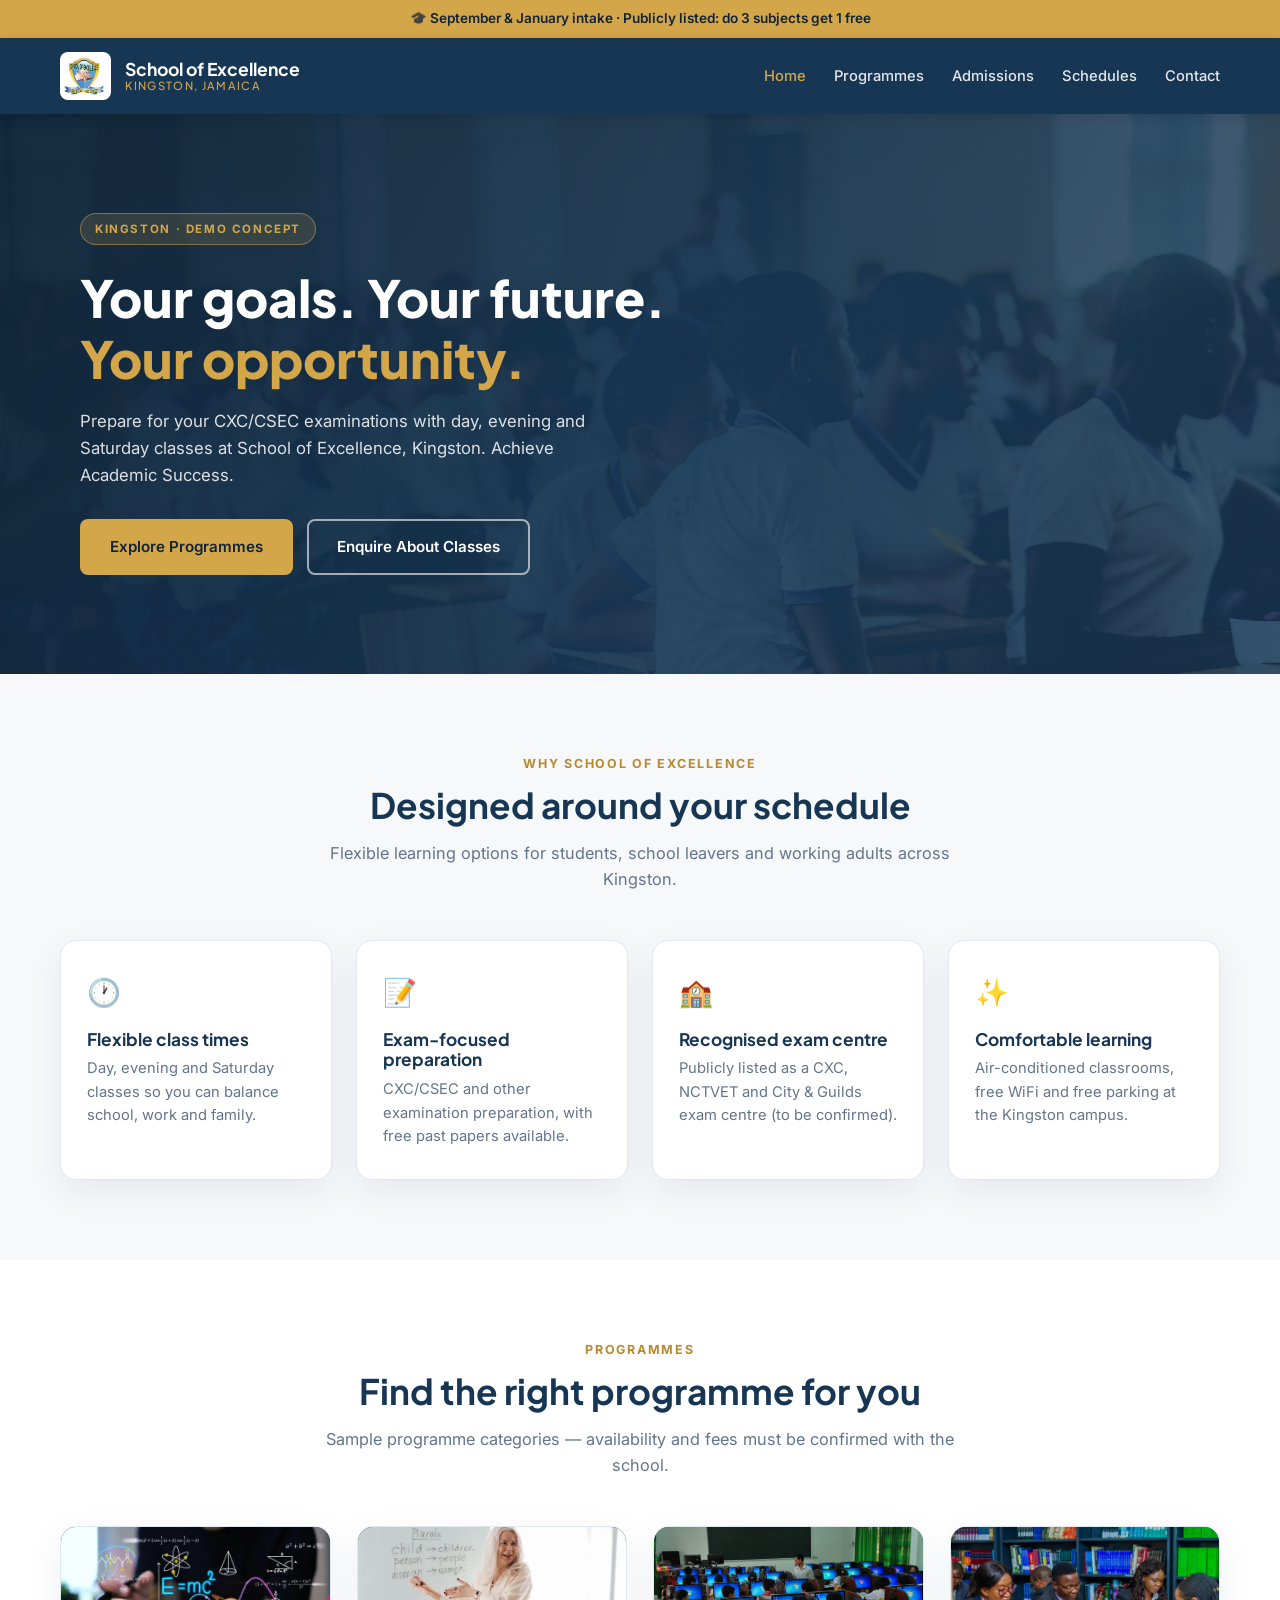
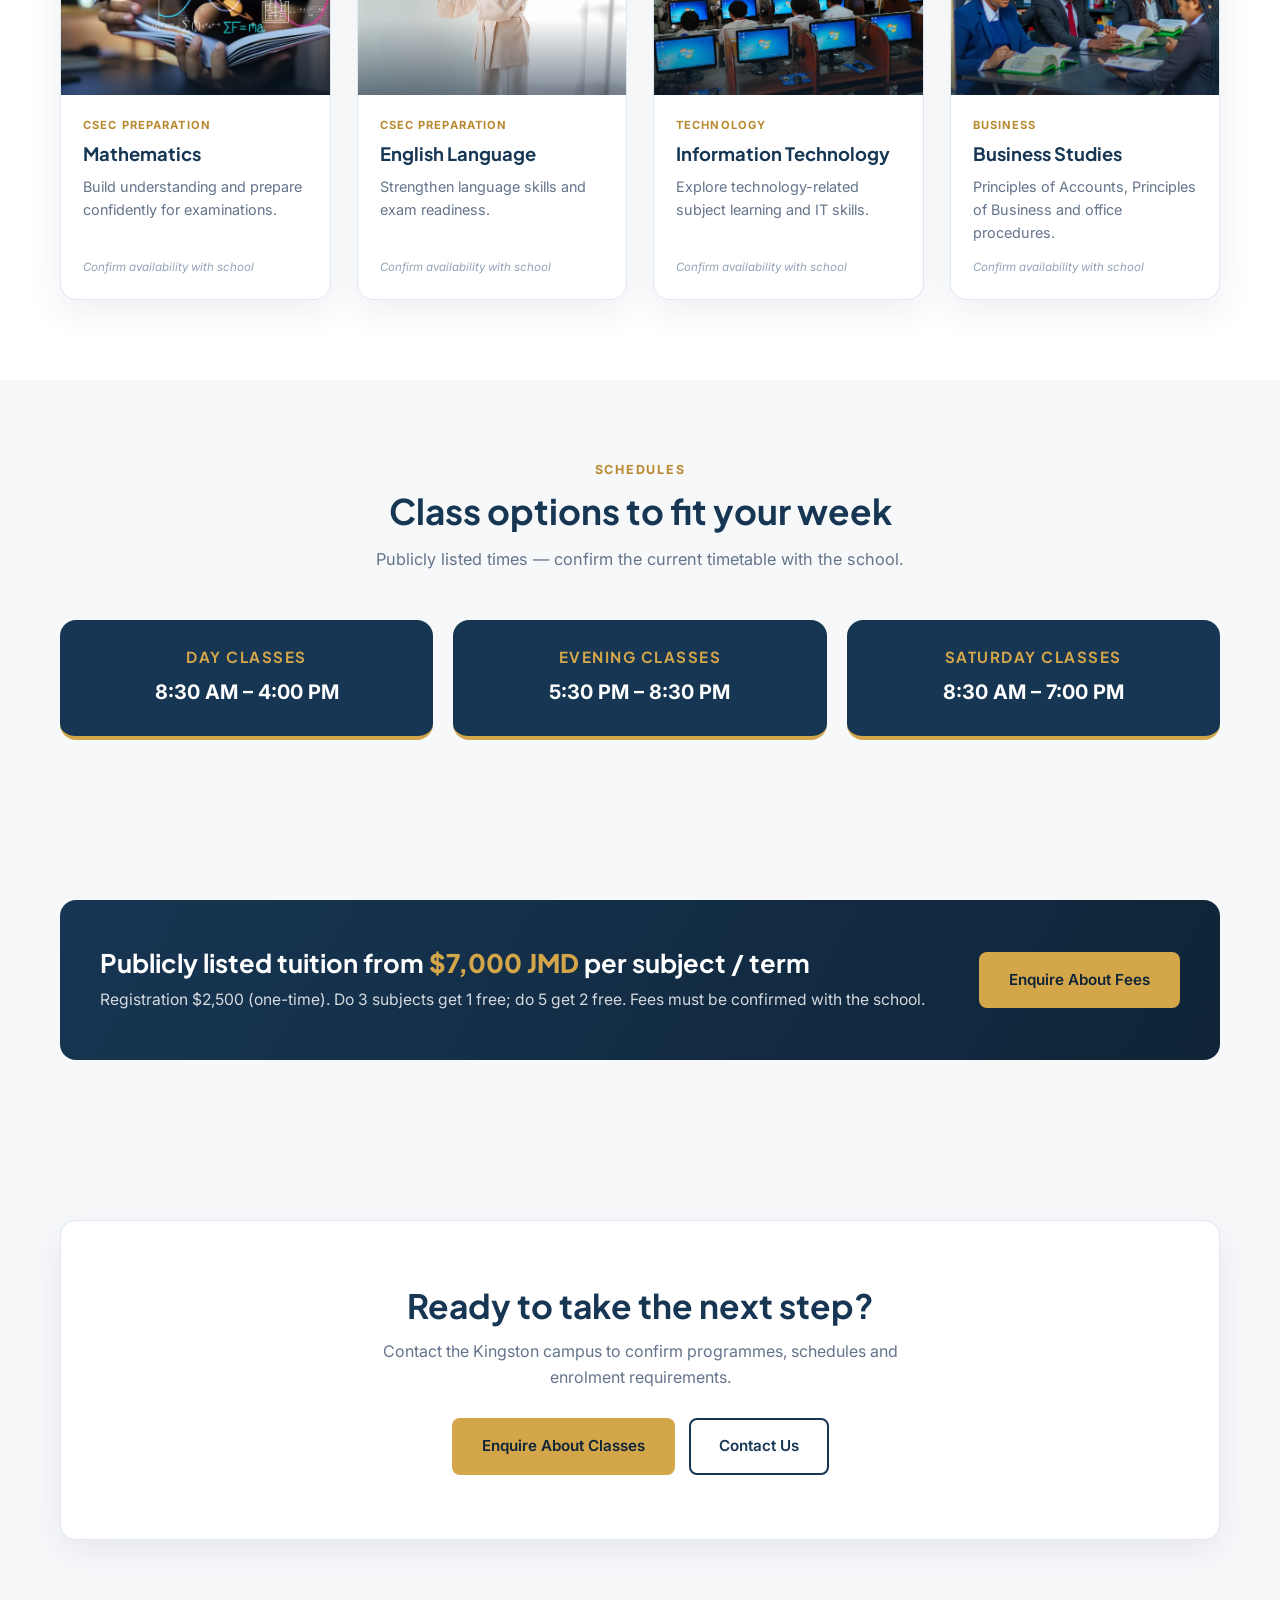
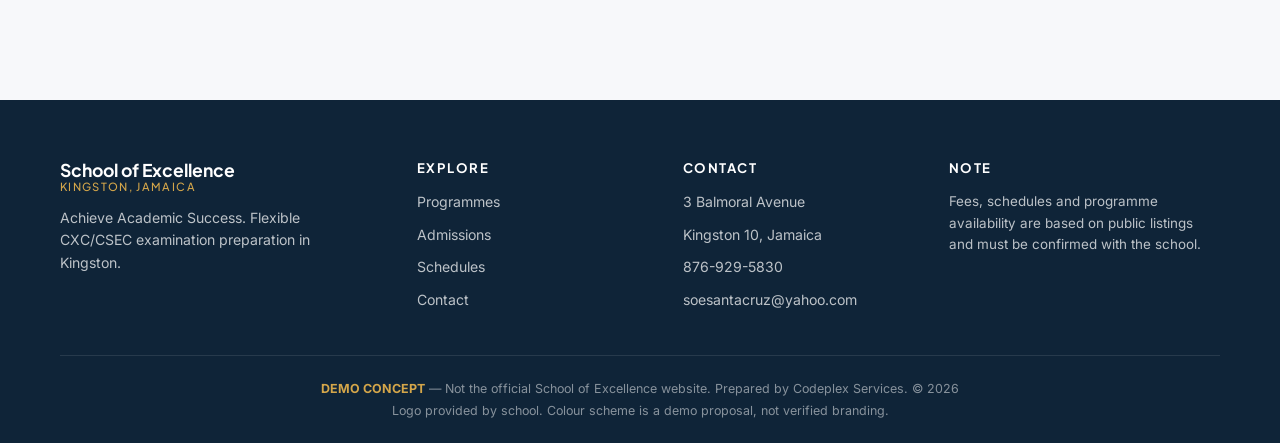
<file: index.html>
<!DOCTYPE html>
<html lang="en">
<head>
  <meta charset="UTF-8" />
  <meta name="viewport" content="width=device-width, initial-scale=1.0" />
  <title>School of Excellence — Kingston, Jamaica | Achieve Academic Success</title>
  <meta name="description" content="CXC/CSEC examination preparation in Kingston, Jamaica. Day, evening and Saturday classes. Demo website concept by Codeplex Services." />
  <link rel="icon" href="assets/images/branding/school-logo.jpg" />
  <link rel="stylesheet" href="css/main.css" />
</head>
<body>

  <!-- Announcement -->
  <div class="announcement">
    🎓 September &amp; January intake · Publicly listed: do 3 subjects get 1 free
  </div>

  <!-- Header -->
  <header class="site-header">
    <div class="container header-inner">
      <a class="brand" href="index.html">
        <img src="assets/images/branding/school-logo.jpg" alt="School of Excellence logo" />
        <div class="brand-text">
          School of Excellence
          <span>Kingston, Jamaica</span>
        </div>
      </a>
      <button class="menu-toggle" aria-label="Open menu" aria-expanded="false">☰</button>
      <ul class="nav-links">
        <li><a href="index.html">Home</a></li>
        <li><a href="pages/programmes.html">Programmes</a></li>
        <li><a href="pages/admissions.html">Admissions</a></li>
        <li><a href="pages/schedules.html">Schedules</a></li>
        <li><a href="pages/contact.html">Contact</a></li>
        <li class="nav-cta"><a href="pages/admissions.html" class="btn btn-primary">Enquire About Classes</a></li>
      </ul>
    </div>
  </header>

  <!-- Hero -->
  <section class="hero">
    <div class="hero-bg"></div>
    <div class="hero-overlay"></div>
    <div class="container">
      <div class="hero-content">
        <span class="hero-badge">Kingston · Demo Concept</span>
        <h1>Your goals. Your future. <em>Your opportunity.</em></h1>
        <p>
          Prepare for your CXC/CSEC examinations with day, evening and Saturday classes
          at School of Excellence, Kingston. Achieve Academic Success.
        </p>
        <div class="hero-actions">
          <a href="pages/programmes.html" class="btn btn-primary">Explore Programmes</a>
          <a href="pages/admissions.html" class="btn btn-secondary">Enquire About Classes</a>
        </div>
      </div>
    </div>
  </section>

  <!-- Why choose -->
  <section class="section">
    <div class="container">
      <div class="section-head">
        <span class="eyebrow">Why School of Excellence</span>
        <h2>Designed around your schedule</h2>
        <p>Flexible learning options for students, school leavers and working adults across Kingston.</p>
      </div>
      <div class="card-grid">
        <div class="info-card">
          <div class="icon">🕐</div>
          <h3>Flexible class times</h3>
          <p>Day, evening and Saturday classes so you can balance school, work and family.</p>
        </div>
        <div class="info-card">
          <div class="icon">📝</div>
          <h3>Exam-focused preparation</h3>
          <p>CXC/CSEC and other examination preparation, with free past papers available.</p>
        </div>
        <div class="info-card">
          <div class="icon">🏫</div>
          <h3>Recognised exam centre</h3>
          <p>Publicly listed as a CXC, NCTVET and City &amp; Guilds exam centre (to be confirmed).</p>
        </div>
        <div class="info-card">
          <div class="icon">✨</div>
          <h3>Comfortable learning</h3>
          <p>Air-conditioned classrooms, free WiFi and free parking at the Kingston campus.</p>
        </div>
      </div>
    </div>
  </section>

  <!-- Programmes -->
  <section class="section" style="background: var(--color-surface);">
    <div class="container">
      <div class="section-head">
        <span class="eyebrow">Programmes</span>
        <h2>Find the right programme for you</h2>
        <p>Sample programme categories — availability and fees must be confirmed with the school.</p>
      </div>
      <div class="programme-grid">
        <a class="programme-card" href="pages/programmes.html">
          <div class="thumb" style="background-image:url('assets/images/programmes/mathematics.webp')"></div>
          <div class="body">
            <span class="tag">CSEC Preparation</span>
            <h3>Mathematics</h3>
            <p>Build understanding and prepare confidently for examinations.</p>
            <span class="note">Confirm availability with school</span>
          </div>
        </a>
        <a class="programme-card" href="pages/programmes.html">
          <div class="thumb" style="background-image:url('assets/images/programmes/english.webp')"></div>
          <div class="body">
            <span class="tag">CSEC Preparation</span>
            <h3>English Language</h3>
            <p>Strengthen language skills and exam readiness.</p>
            <span class="note">Confirm availability with school</span>
          </div>
        </a>
        <a class="programme-card" href="pages/programmes.html">
          <div class="thumb" style="background-image:url('assets/images/programmes/information-technology.webp')"></div>
          <div class="body">
            <span class="tag">Technology</span>
            <h3>Information Technology</h3>
            <p>Explore technology-related subject learning and IT skills.</p>
            <span class="note">Confirm availability with school</span>
          </div>
        </a>
        <a class="programme-card" href="pages/programmes.html">
          <div class="thumb" style="background-image:url('assets/images/programmes/business-studies.webp')"></div>
          <div class="body">
            <span class="tag">Business</span>
            <h3>Business Studies</h3>
            <p>Principles of Accounts, Principles of Business and office procedures.</p>
            <span class="note">Confirm availability with school</span>
          </div>
        </a>
      </div>
    </div>
  </section>

  <!-- Schedules -->
  <section class="section">
    <div class="container">
      <div class="section-head">
        <span class="eyebrow">Schedules</span>
        <h2>Class options to fit your week</h2>
        <p>Publicly listed times — confirm the current timetable with the school.</p>
      </div>
      <div class="schedule-strip">
        <div class="schedule-item">
          <h3>Day Classes</h3>
          <div class="time">8:30 AM – 4:00 PM</div>
        </div>
        <div class="schedule-item">
          <h3>Evening Classes</h3>
          <div class="time">5:30 PM – 8:30 PM</div>
        </div>
        <div class="schedule-item">
          <h3>Saturday Classes</h3>
          <div class="time">8:30 AM – 7:00 PM</div>
        </div>
      </div>
    </div>
  </section>

  <!-- Fee promo -->
  <section class="section">
    <div class="container">
      <div class="promo-band">
        <div>
          <h2>Publicly listed tuition from <span class="price">$7,000 JMD</span> per subject / term</h2>
          <p>Registration $2,500 (one-time). Do 3 subjects get 1 free; do 5 get 2 free. Fees must be confirmed with the school.</p>
        </div>
        <a href="pages/admissions.html" class="btn btn-primary">Enquire About Fees</a>
      </div>
    </div>
  </section>

  <!-- CTA -->
  <section class="section">
    <div class="container">
      <div class="cta-section">
        <h2>Ready to take the next step?</h2>
        <p>Contact the Kingston campus to confirm programmes, schedules and enrolment requirements.</p>
        <div class="cta-actions">
          <a href="pages/admissions.html" class="btn btn-primary">Enquire About Classes</a>
          <a href="pages/contact.html" class="btn btn-outline">Contact Us</a>
        </div>
      </div>
    </div>
  </section>

  <!-- Footer -->
  <footer class="site-footer">
    <div class="container">
      <div class="footer-grid">
        <div class="footer-brand">
          <div class="brand-text">School of Excellence <span>Kingston, Jamaica</span></div>
          <p>Achieve Academic Success. Flexible CXC/CSEC examination preparation in Kingston.</p>
        </div>
        <div class="footer-col">
          <h4>Explore</h4>
          <ul>
            <li><a href="pages/programmes.html">Programmes</a></li>
            <li><a href="pages/admissions.html">Admissions</a></li>
            <li><a href="pages/schedules.html">Schedules</a></li>
            <li><a href="pages/contact.html">Contact</a></li>
          </ul>
        </div>
        <div class="footer-col">
          <h4>Contact</h4>
          <ul>
            <li>3 Balmoral Avenue</li>
            <li>Kingston 10, Jamaica</li>
            <li><a href="tel:+18769295830">876-929-5830</a></li>
            <li><a href="mailto:soesantacruz@yahoo.com">soesantacruz@yahoo.com</a></li>
          </ul>
        </div>
        <div class="footer-col">
          <h4>Note</h4>
          <p style="font-size:0.84rem;">Fees, schedules and programme availability are based on public listings and must be confirmed with the school.</p>
        </div>
      </div>
      <div class="footer-bottom">
        <strong>DEMO CONCEPT</strong> — Not the official School of Excellence website. Prepared by Codeplex Services. © <span data-year></span>
        <br />Logo provided by school. Colour scheme is a demo proposal, not verified branding.
      </div>
    </div>
  </footer>

  <script type="module" src="js/main.js"></script>
</body>
</html>
</file>
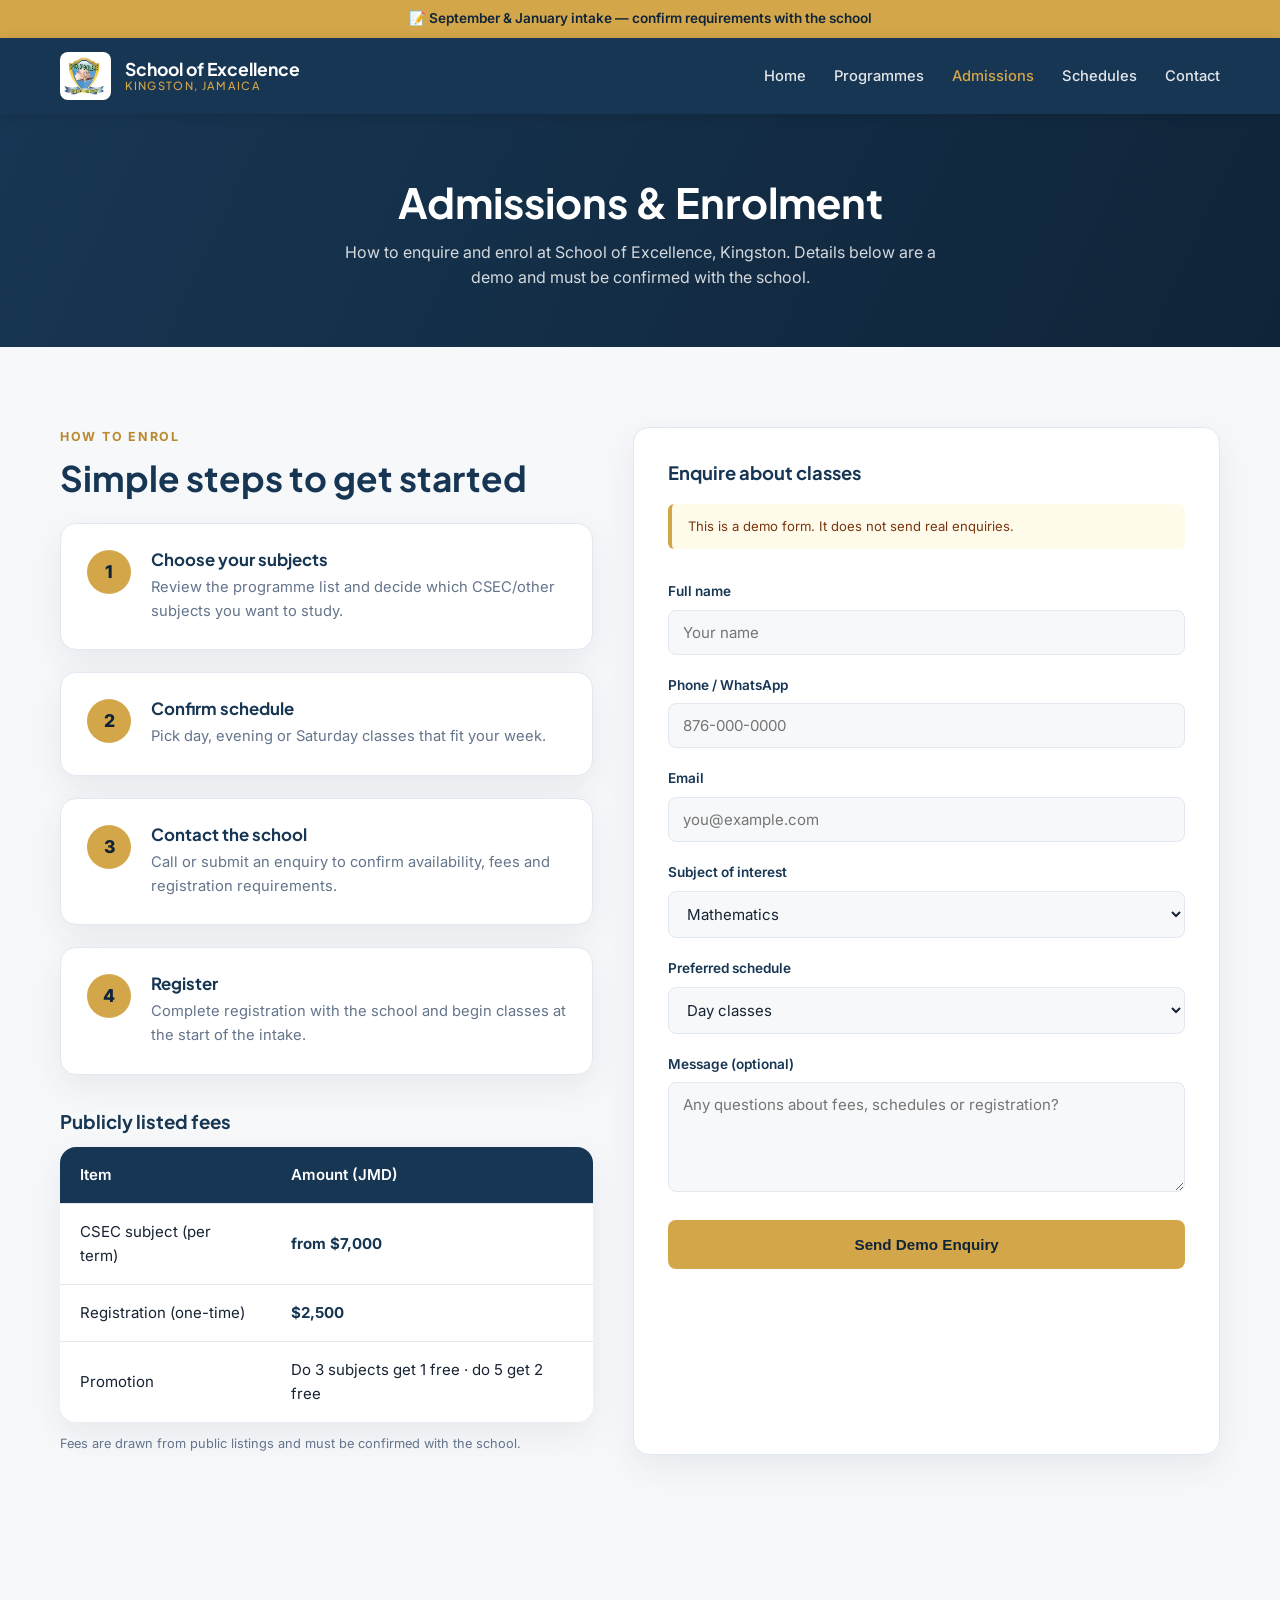
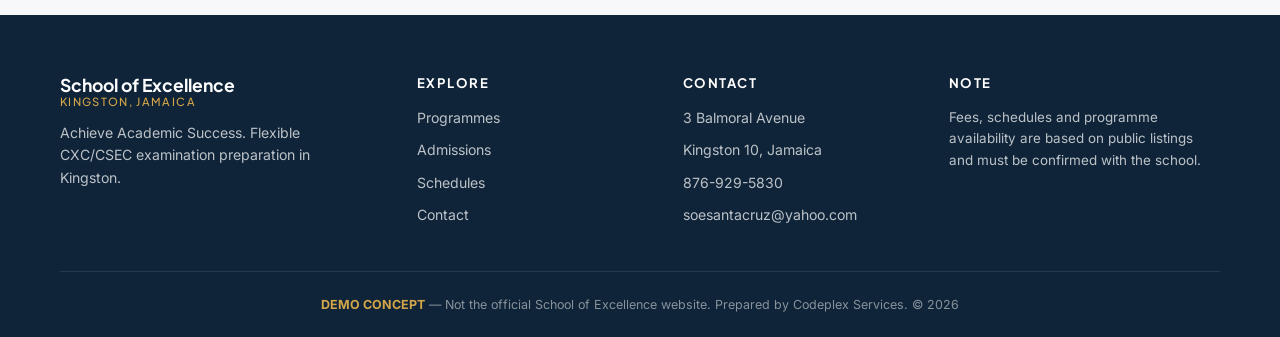
<file: pages/admissions.html>
<!DOCTYPE html>
<html lang="en">
<head>
  <meta charset="UTF-8" />
  <meta name="viewport" content="width=device-width, initial-scale=1.0" />
  <title>Admissions — School of Excellence (Demo)</title>
  <link rel="icon" href="../assets/images/branding/school-logo.jpg" />
  <link rel="stylesheet" href="../css/main.css" />
</head>
<body>

  <div class="announcement">📝 September &amp; January intake — confirm requirements with the school</div>

  <header class="site-header">
    <div class="container header-inner">
      <a class="brand" href="../index.html">
        <img src="../assets/images/branding/school-logo.jpg" alt="School of Excellence logo" />
        <div class="brand-text">School of Excellence <span>Kingston, Jamaica</span></div>
      </a>
      <button class="menu-toggle" aria-label="Open menu" aria-expanded="false">☰</button>
      <ul class="nav-links">
        <li><a href="../index.html">Home</a></li>
        <li><a href="programmes.html">Programmes</a></li>
        <li><a href="admissions.html">Admissions</a></li>
        <li><a href="schedules.html">Schedules</a></li>
        <li><a href="contact.html">Contact</a></li>
        <li class="nav-cta"><a href="admissions.html" class="btn btn-primary">Enquire About Classes</a></li>
      </ul>
    </div>
  </header>

  <section class="page-hero">
    <div class="container">
      <h1>Admissions &amp; Enrolment</h1>
      <p>How to enquire and enrol at School of Excellence, Kingston. Details below are a demo and must be confirmed with the school.</p>
    </div>
  </section>

  <section class="section">
    <div class="container">
      <div class="contact-grid">

        <!-- Left: steps + fees -->
        <div>
          <div class="section-head" style="text-align:left; margin-bottom:24px;">
            <span class="eyebrow">How to enrol</span>
            <h2>Simple steps to get started</h2>
          </div>
          <div class="steps">
            <div class="step">
              <div class="step-num">1</div>
              <div>
                <h3>Choose your subjects</h3>
                <p>Review the programme list and decide which CSEC/other subjects you want to study.</p>
              </div>
            </div>
            <div class="step">
              <div class="step-num">2</div>
              <div>
                <h3>Confirm schedule</h3>
                <p>Pick day, evening or Saturday classes that fit your week.</p>
              </div>
            </div>
            <div class="step">
              <div class="step-num">3</div>
              <div>
                <h3>Contact the school</h3>
                <p>Call or submit an enquiry to confirm availability, fees and registration requirements.</p>
              </div>
            </div>
            <div class="step">
              <div class="step-num">4</div>
              <div>
                <h3>Register</h3>
                <p>Complete registration with the school and begin classes at the start of the intake.</p>
              </div>
            </div>
          </div>

          <h3 style="margin:36px 0 14px;">Publicly listed fees</h3>
          <table class="fee-table">
            <thead>
              <tr><th>Item</th><th>Amount (JMD)</th></tr>
            </thead>
            <tbody>
              <tr><td>CSEC subject (per term)</td><td class="amount">from $7,000</td></tr>
              <tr><td>Registration (one-time)</td><td class="amount">$2,500</td></tr>
              <tr><td>Promotion</td><td>Do 3 subjects get 1 free · do 5 get 2 free</td></tr>
            </tbody>
          </table>
          <p style="font-size:0.8rem; color:var(--color-muted); margin-top:12px;">Fees are drawn from public listings and must be confirmed with the school.</p>
        </div>

        <!-- Right: enquiry form -->
        <div class="contact-card">
          <h3>Enquire about classes</h3>
          <div class="demo-note">
            This is a demo form. It does not send real enquiries.
          </div>
          <form data-demo-form>
            <div class="form-group">
              <label for="name">Full name</label>
              <input id="name" name="name" type="text" required placeholder="Your name" />
            </div>
            <div class="form-group">
              <label for="phone">Phone / WhatsApp</label>
              <input id="phone" name="phone" type="tel" required placeholder="876-000-0000" />
            </div>
            <div class="form-group">
              <label for="email">Email</label>
              <input id="email" name="email" type="email" placeholder="you@example.com" />
            </div>
            <div class="form-group">
              <label for="subject">Subject of interest</label>
              <select id="subject" name="subject">
                <option>Mathematics</option>
                <option>English Language</option>
                <option>Sciences (Chem · Phys · Bio)</option>
                <option>Information Technology</option>
                <option>Business Studies</option>
                <option>Not sure yet</option>
              </select>
            </div>
            <div class="form-group">
              <label for="schedule">Preferred schedule</label>
              <select id="schedule" name="schedule">
                <option>Day classes</option>
                <option>Evening classes</option>
                <option>Saturday classes</option>
              </select>
            </div>
            <div class="form-group">
              <label for="message">Message (optional)</label>
              <textarea id="message" name="message" placeholder="Any questions about fees, schedules or registration?"></textarea>
            </div>
            <button type="submit" class="btn btn-primary" style="width:100%;">Send Demo Enquiry</button>
            <div class="form-notice"></div>
          </form>
        </div>

      </div>
    </div>
  </section>

  <footer class="site-footer">
    <div class="container">
      <div class="footer-grid">
        <div class="footer-brand">
          <div class="brand-text">School of Excellence <span>Kingston, Jamaica</span></div>
          <p>Achieve Academic Success. Flexible CXC/CSEC examination preparation in Kingston.</p>
        </div>
        <div class="footer-col">
          <h4>Explore</h4>
          <ul>
            <li><a href="programmes.html">Programmes</a></li>
            <li><a href="admissions.html">Admissions</a></li>
            <li><a href="schedules.html">Schedules</a></li>
            <li><a href="contact.html">Contact</a></li>
          </ul>
        </div>
        <div class="footer-col">
          <h4>Contact</h4>
          <ul>
            <li>3 Balmoral Avenue</li>
            <li>Kingston 10, Jamaica</li>
            <li><a href="tel:+18769295830">876-929-5830</a></li>
            <li><a href="mailto:soesantacruz@yahoo.com">soesantacruz@yahoo.com</a></li>
          </ul>
        </div>
        <div class="footer-col">
          <h4>Note</h4>
          <p style="font-size:0.84rem;">Fees, schedules and programme availability are based on public listings and must be confirmed with the school.</p>
        </div>
      </div>
      <div class="footer-bottom">
        <strong>DEMO CONCEPT</strong> — Not the official School of Excellence website. Prepared by Codeplex Services. © <span data-year></span>
      </div>
    </div>
  </footer>

  <script type="module" src="../js/main.js"></script>
</body>
</html>
</file>
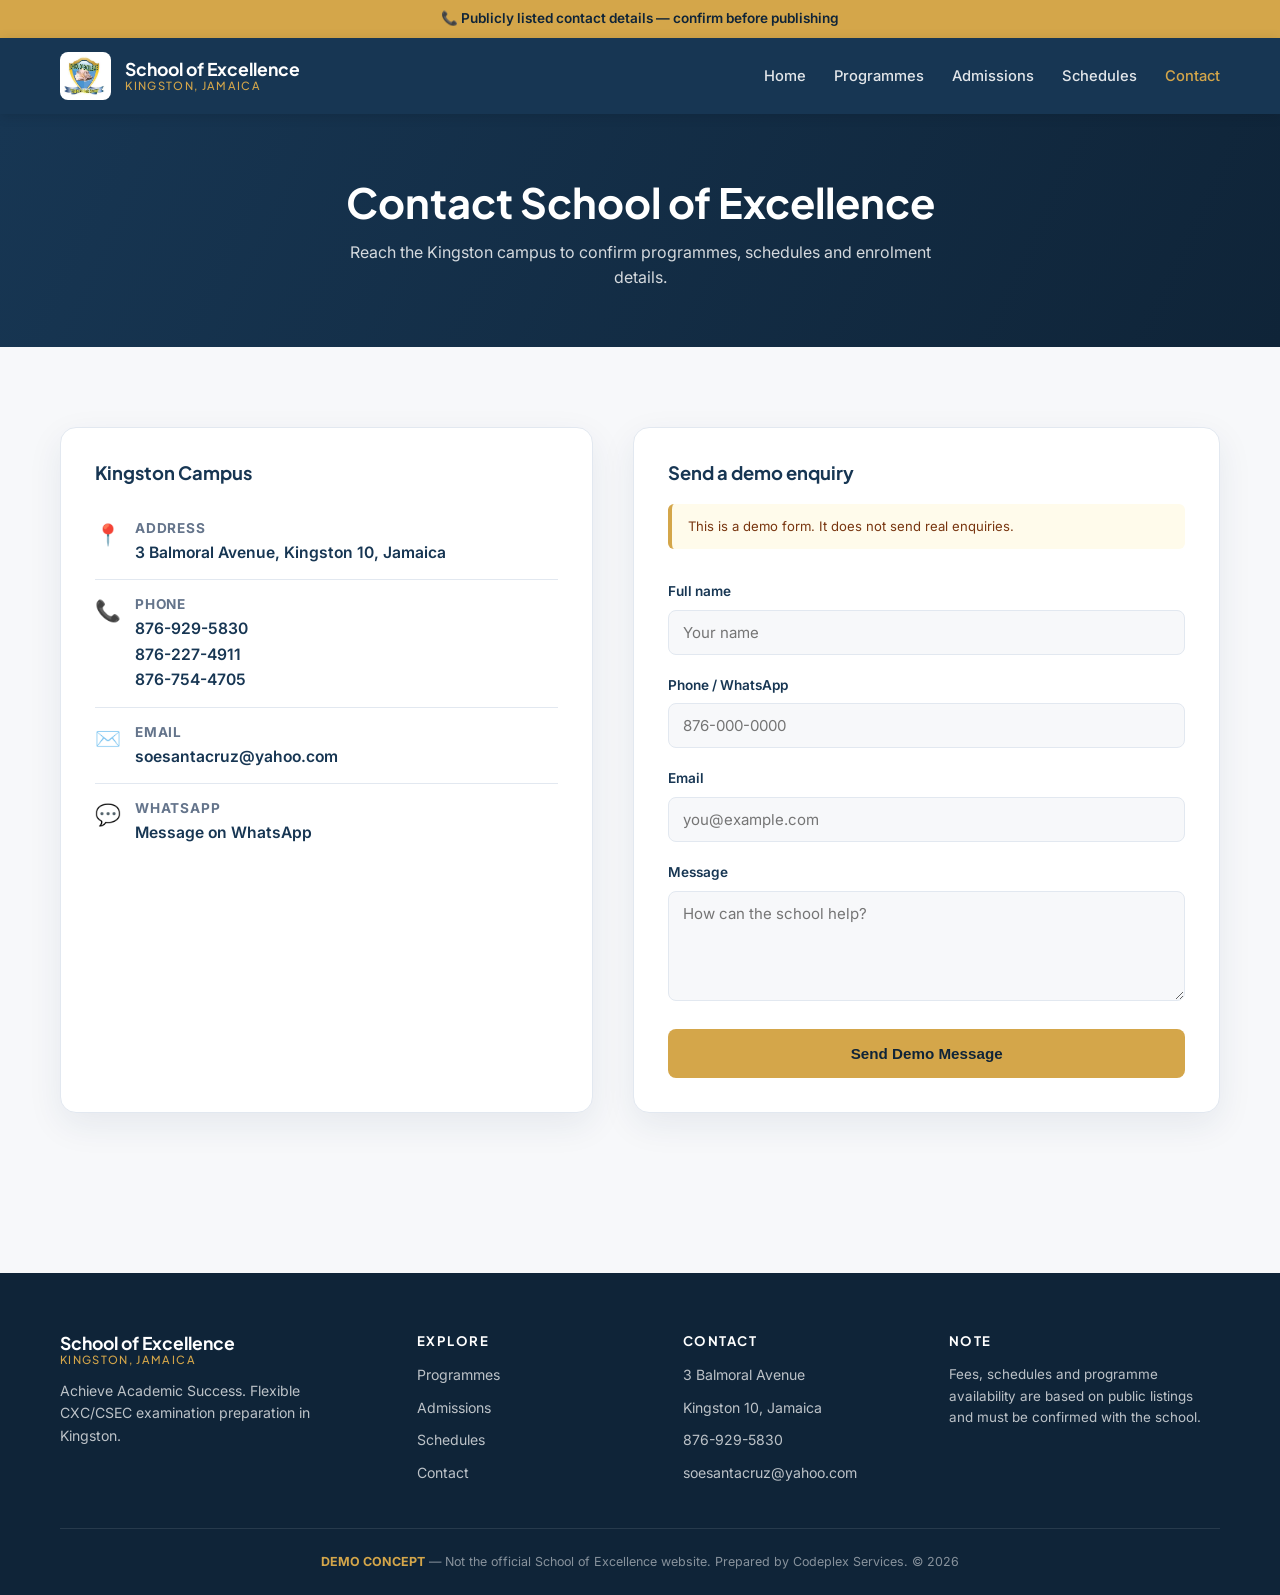
<file: pages/contact.html>
<!DOCTYPE html>
<html lang="en">
<head>
  <meta charset="UTF-8" />
  <meta name="viewport" content="width=device-width, initial-scale=1.0" />
  <title>Contact — School of Excellence (Demo)</title>
  <link rel="icon" href="../assets/images/branding/school-logo.jpg" />
  <link rel="stylesheet" href="../css/main.css" />
</head>
<body>

  <div class="announcement">📞 Publicly listed contact details — confirm before publishing</div>

  <header class="site-header">
    <div class="container header-inner">
      <a class="brand" href="../index.html">
        <img src="../assets/images/branding/school-logo.jpg" alt="School of Excellence logo" />
        <div class="brand-text">School of Excellence <span>Kingston, Jamaica</span></div>
      </a>
      <button class="menu-toggle" aria-label="Open menu" aria-expanded="false">☰</button>
      <ul class="nav-links">
        <li><a href="../index.html">Home</a></li>
        <li><a href="programmes.html">Programmes</a></li>
        <li><a href="admissions.html">Admissions</a></li>
        <li><a href="schedules.html">Schedules</a></li>
        <li><a href="contact.html">Contact</a></li>
        <li class="nav-cta"><a href="admissions.html" class="btn btn-primary">Enquire About Classes</a></li>
      </ul>
    </div>
  </header>

  <section class="page-hero">
    <div class="container">
      <h1>Contact School of Excellence</h1>
      <p>Reach the Kingston campus to confirm programmes, schedules and enrolment details.</p>
    </div>
  </section>

  <section class="section">
    <div class="container">
      <div class="contact-grid">

        <div class="contact-card">
          <h3>Kingston Campus</h3>
          <div class="contact-item">
            <div class="ic">📍</div>
            <div>
              <strong>Address</strong>
              <span>3 Balmoral Avenue, Kingston 10, Jamaica</span>
            </div>
          </div>
          <div class="contact-item">
            <div class="ic">📞</div>
            <div>
              <strong>Phone</strong>
              <a href="tel:+18769295830">876-929-5830</a><br />
              <a href="tel:+18762274911">876-227-4911</a><br />
              <a href="tel:+18767544705">876-754-4705</a>
            </div>
          </div>
          <div class="contact-item">
            <div class="ic">✉️</div>
            <div>
              <strong>Email</strong>
              <a href="mailto:soesantacruz@yahoo.com">soesantacruz@yahoo.com</a>
            </div>
          </div>
          <div class="contact-item">
            <div class="ic">💬</div>
            <div>
              <strong>WhatsApp</strong>
              <a href="https://wa.me/18769295830" target="_blank" rel="noopener">Message on WhatsApp</a>
            </div>
          </div>
        </div>

        <div class="contact-card">
          <h3>Send a demo enquiry</h3>
          <div class="demo-note">This is a demo form. It does not send real enquiries.</div>
          <form data-demo-form>
            <div class="form-group">
              <label for="cname">Full name</label>
              <input id="cname" name="name" type="text" required placeholder="Your name" />
            </div>
            <div class="form-group">
              <label for="cphone">Phone / WhatsApp</label>
              <input id="cphone" name="phone" type="tel" required placeholder="876-000-0000" />
            </div>
            <div class="form-group">
              <label for="cemail">Email</label>
              <input id="cemail" name="email" type="email" placeholder="you@example.com" />
            </div>
            <div class="form-group">
              <label for="cmessage">Message</label>
              <textarea id="cmessage" name="message" required placeholder="How can the school help?"></textarea>
            </div>
            <button type="submit" class="btn btn-primary" style="width:100%;">Send Demo Message</button>
            <div class="form-notice"></div>
          </form>
        </div>

      </div>
    </div>
  </section>

  <footer class="site-footer">
    <div class="container">
      <div class="footer-grid">
        <div class="footer-brand">
          <div class="brand-text">School of Excellence <span>Kingston, Jamaica</span></div>
          <p>Achieve Academic Success. Flexible CXC/CSEC examination preparation in Kingston.</p>
        </div>
        <div class="footer-col">
          <h4>Explore</h4>
          <ul>
            <li><a href="programmes.html">Programmes</a></li>
            <li><a href="admissions.html">Admissions</a></li>
            <li><a href="schedules.html">Schedules</a></li>
            <li><a href="contact.html">Contact</a></li>
          </ul>
        </div>
        <div class="footer-col">
          <h4>Contact</h4>
          <ul>
            <li>3 Balmoral Avenue</li>
            <li>Kingston 10, Jamaica</li>
            <li><a href="tel:+18769295830">876-929-5830</a></li>
            <li><a href="mailto:soesantacruz@yahoo.com">soesantacruz@yahoo.com</a></li>
          </ul>
        </div>
        <div class="footer-col">
          <h4>Note</h4>
          <p style="font-size:0.84rem;">Fees, schedules and programme availability are based on public listings and must be confirmed with the school.</p>
        </div>
      </div>
      <div class="footer-bottom">
        <strong>DEMO CONCEPT</strong> — Not the official School of Excellence website. Prepared by Codeplex Services. © <span data-year></span>
      </div>
    </div>
  </footer>

  <script type="module" src="../js/main.js"></script>
</body>
</html>
</file>
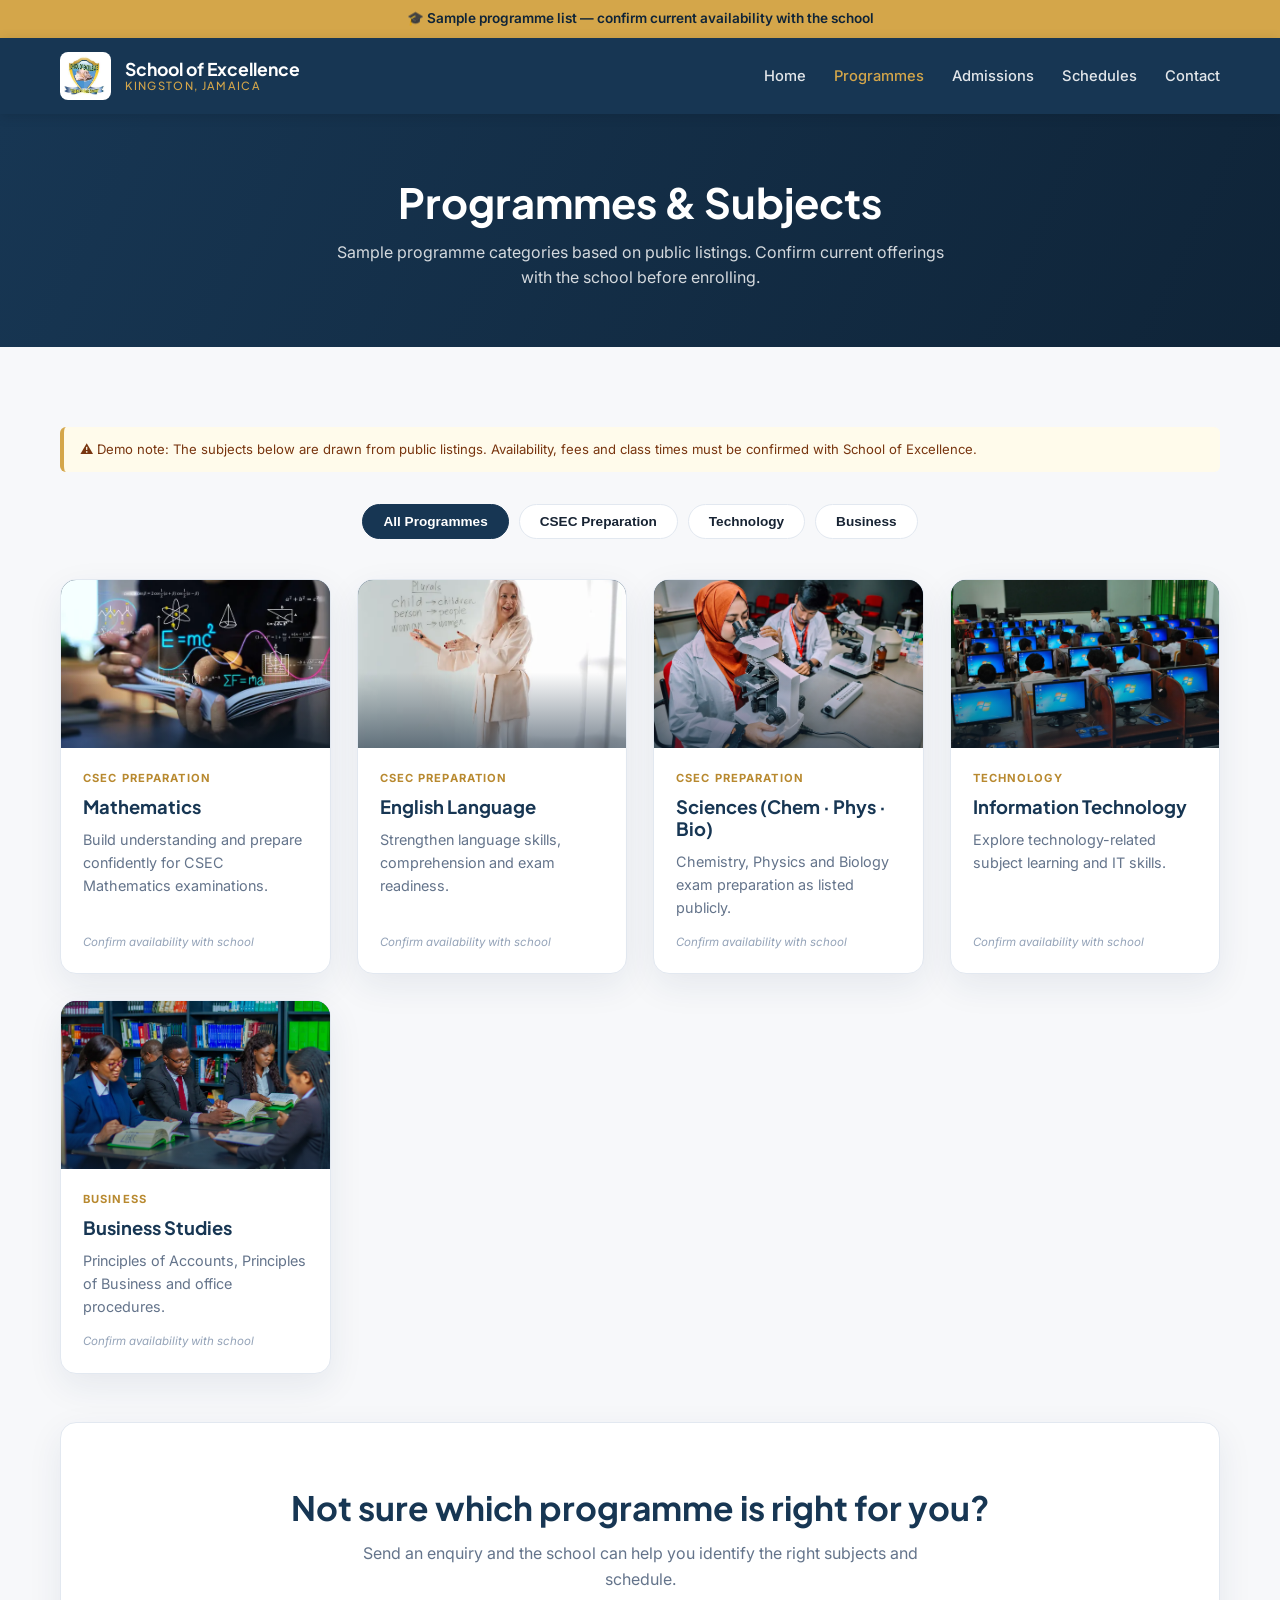
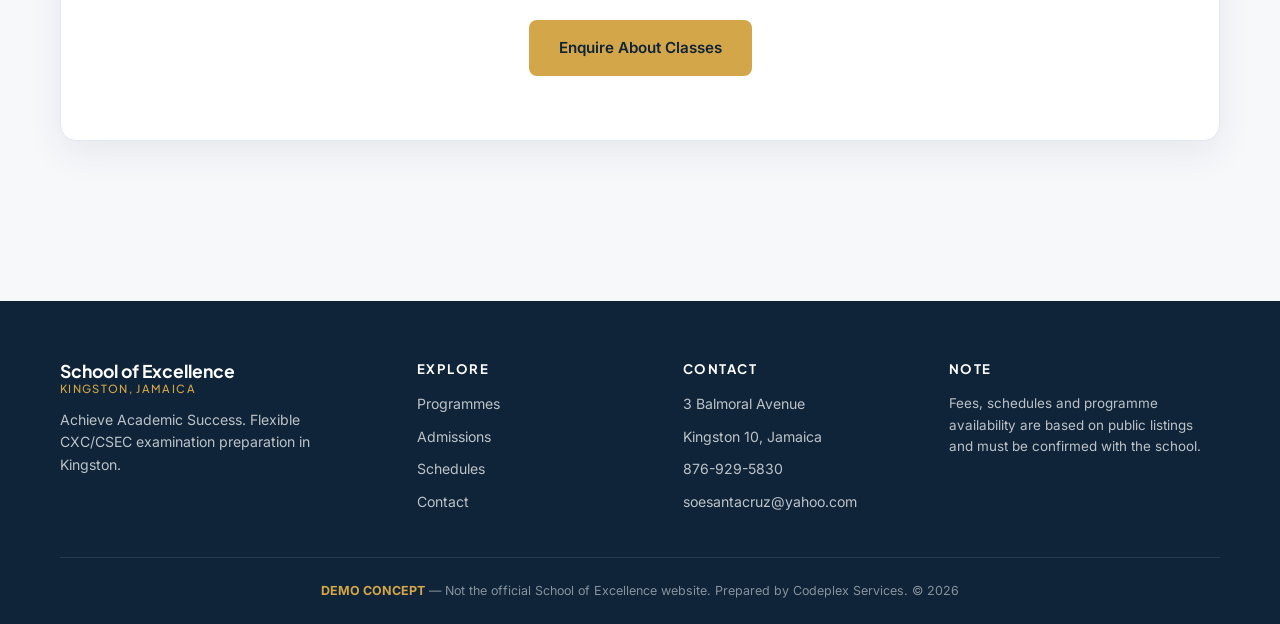
<file: pages/programmes.html>
<!DOCTYPE html>
<html lang="en">
<head>
  <meta charset="UTF-8" />
  <meta name="viewport" content="width=device-width, initial-scale=1.0" />
  <title>Programmes — School of Excellence (Demo)</title>
  <link rel="icon" href="../assets/images/branding/school-logo.jpg" />
  <link rel="stylesheet" href="../css/main.css" />
</head>
<body>

  <div class="announcement">🎓 Sample programme list — confirm current availability with the school</div>

  <header class="site-header">
    <div class="container header-inner">
      <a class="brand" href="../index.html">
        <img src="../assets/images/branding/school-logo.jpg" alt="School of Excellence logo" />
        <div class="brand-text">School of Excellence <span>Kingston, Jamaica</span></div>
      </a>
      <button class="menu-toggle" aria-label="Open menu" aria-expanded="false">☰</button>
      <ul class="nav-links">
        <li><a href="../index.html">Home</a></li>
        <li><a href="programmes.html">Programmes</a></li>
        <li><a href="admissions.html">Admissions</a></li>
        <li><a href="schedules.html">Schedules</a></li>
        <li><a href="contact.html">Contact</a></li>
        <li class="nav-cta"><a href="admissions.html" class="btn btn-primary">Enquire About Classes</a></li>
      </ul>
    </div>
  </header>

  <section class="page-hero">
    <div class="container">
      <h1>Programmes &amp; Subjects</h1>
      <p>Sample programme categories based on public listings. Confirm current offerings with the school before enrolling.</p>
    </div>
  </section>

  <section class="section">
    <div class="container">

      <div class="demo-note">
        ⚠️ Demo note: The subjects below are drawn from public listings. Availability, fees and class times must be confirmed with School of Excellence.
      </div>

      <div class="filter-bar">
        <button class="filter-btn active" data-filter="all">All Programmes</button>
        <button class="filter-btn" data-filter="CSEC Preparation">CSEC Preparation</button>
        <button class="filter-btn" data-filter="Technology">Technology</button>
        <button class="filter-btn" data-filter="Business">Business</button>
      </div>

      <div class="programme-grid">
        <div class="programme-card" data-category="CSEC Preparation">
          <div class="thumb" style="background-image:url('../assets/images/programmes/mathematics.webp')"></div>
          <div class="body">
            <span class="tag">CSEC Preparation</span>
            <h3>Mathematics</h3>
            <p>Build understanding and prepare confidently for CSEC Mathematics examinations.</p>
            <span class="note">Confirm availability with school</span>
          </div>
        </div>
        <div class="programme-card" data-category="CSEC Preparation">
          <div class="thumb" style="background-image:url('../assets/images/programmes/english.webp')"></div>
          <div class="body">
            <span class="tag">CSEC Preparation</span>
            <h3>English Language</h3>
            <p>Strengthen language skills, comprehension and exam readiness.</p>
            <span class="note">Confirm availability with school</span>
          </div>
        </div>
        <div class="programme-card" data-category="CSEC Preparation">
          <div class="thumb" style="background-image:url('../assets/images/programmes/science.webp')"></div>
          <div class="body">
            <span class="tag">CSEC Preparation</span>
            <h3>Sciences (Chem · Phys · Bio)</h3>
            <p>Chemistry, Physics and Biology exam preparation as listed publicly.</p>
            <span class="note">Confirm availability with school</span>
          </div>
        </div>
        <div class="programme-card" data-category="Technology">
          <div class="thumb" style="background-image:url('../assets/images/programmes/information-technology.webp')"></div>
          <div class="body">
            <span class="tag">Technology</span>
            <h3>Information Technology</h3>
            <p>Explore technology-related subject learning and IT skills.</p>
            <span class="note">Confirm availability with school</span>
          </div>
        </div>
        <div class="programme-card" data-category="Business">
          <div class="thumb" style="background-image:url('../assets/images/programmes/business-studies.webp')"></div>
          <div class="body">
            <span class="tag">Business</span>
            <h3>Business Studies</h3>
            <p>Principles of Accounts, Principles of Business and office procedures.</p>
            <span class="note">Confirm availability with school</span>
          </div>
        </div>
      </div>

      <div style="margin-top:48px;" class="cta-section">
        <h2>Not sure which programme is right for you?</h2>
        <p>Send an enquiry and the school can help you identify the right subjects and schedule.</p>
        <div class="cta-actions">
          <a href="admissions.html" class="btn btn-primary">Enquire About Classes</a>
        </div>
      </div>

    </div>
  </section>

  <footer class="site-footer">
    <div class="container">
      <div class="footer-grid">
        <div class="footer-brand">
          <div class="brand-text">School of Excellence <span>Kingston, Jamaica</span></div>
          <p>Achieve Academic Success. Flexible CXC/CSEC examination preparation in Kingston.</p>
        </div>
        <div class="footer-col">
          <h4>Explore</h4>
          <ul>
            <li><a href="programmes.html">Programmes</a></li>
            <li><a href="admissions.html">Admissions</a></li>
            <li><a href="schedules.html">Schedules</a></li>
            <li><a href="contact.html">Contact</a></li>
          </ul>
        </div>
        <div class="footer-col">
          <h4>Contact</h4>
          <ul>
            <li>3 Balmoral Avenue</li>
            <li>Kingston 10, Jamaica</li>
            <li><a href="tel:+18769295830">876-929-5830</a></li>
            <li><a href="mailto:soesantacruz@yahoo.com">soesantacruz@yahoo.com</a></li>
          </ul>
        </div>
        <div class="footer-col">
          <h4>Note</h4>
          <p style="font-size:0.84rem;">Fees, schedules and programme availability are based on public listings and must be confirmed with the school.</p>
        </div>
      </div>
      <div class="footer-bottom">
        <strong>DEMO CONCEPT</strong> — Not the official School of Excellence website. Prepared by Codeplex Services. © <span data-year></span>
      </div>
    </div>
  </footer>

  <script type="module" src="../js/main.js"></script>
</body>
</html>
</file>
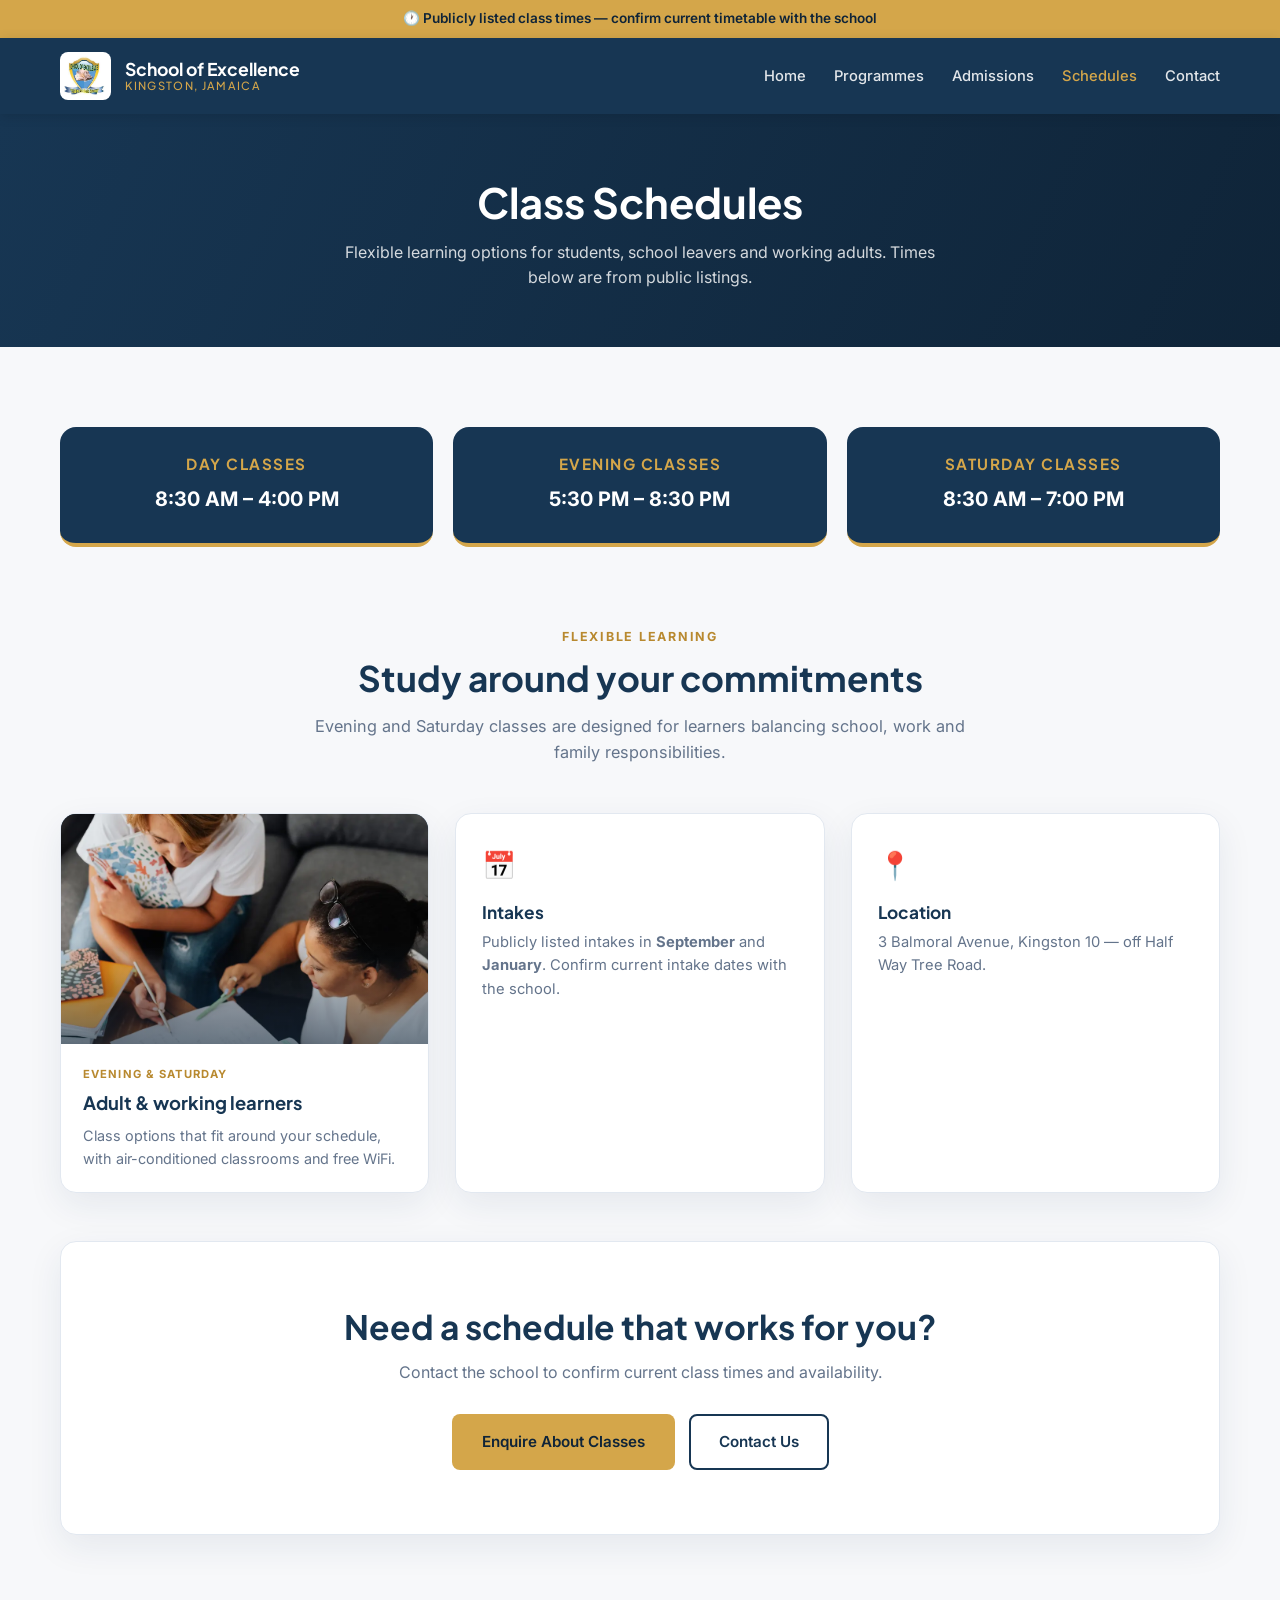
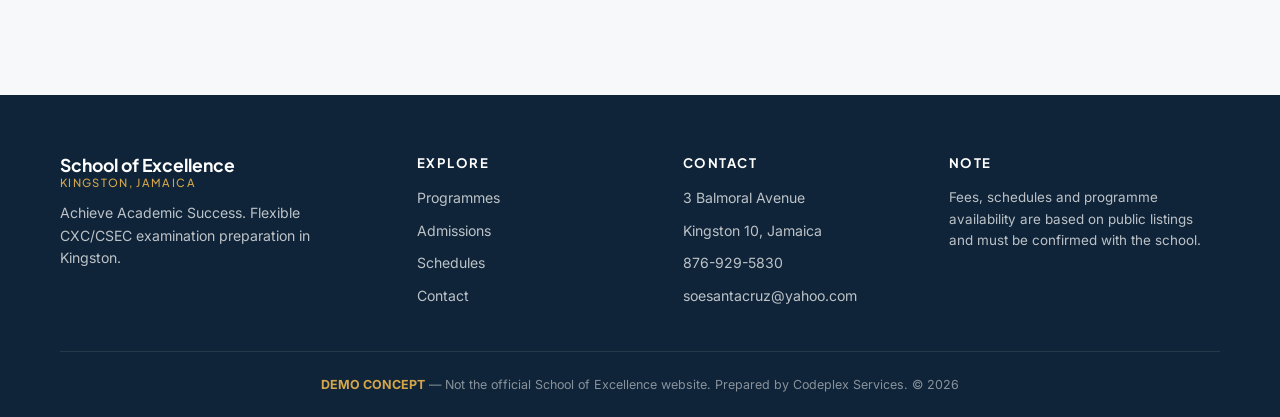
<file: pages/schedules.html>
<!DOCTYPE html>
<html lang="en">
<head>
  <meta charset="UTF-8" />
  <meta name="viewport" content="width=device-width, initial-scale=1.0" />
  <title>Schedules — School of Excellence (Demo)</title>
  <link rel="icon" href="../assets/images/branding/school-logo.jpg" />
  <link rel="stylesheet" href="../css/main.css" />
</head>
<body>

  <div class="announcement">🕐 Publicly listed class times — confirm current timetable with the school</div>

  <header class="site-header">
    <div class="container header-inner">
      <a class="brand" href="../index.html">
        <img src="../assets/images/branding/school-logo.jpg" alt="School of Excellence logo" />
        <div class="brand-text">School of Excellence <span>Kingston, Jamaica</span></div>
      </a>
      <button class="menu-toggle" aria-label="Open menu" aria-expanded="false">☰</button>
      <ul class="nav-links">
        <li><a href="../index.html">Home</a></li>
        <li><a href="programmes.html">Programmes</a></li>
        <li><a href="admissions.html">Admissions</a></li>
        <li><a href="schedules.html">Schedules</a></li>
        <li><a href="contact.html">Contact</a></li>
        <li class="nav-cta"><a href="admissions.html" class="btn btn-primary">Enquire About Classes</a></li>
      </ul>
    </div>
  </header>

  <section class="page-hero">
    <div class="container">
      <h1>Class Schedules</h1>
      <p>Flexible learning options for students, school leavers and working adults. Times below are from public listings.</p>
    </div>
  </section>

  <section class="section">
    <div class="container">
      <div class="schedule-strip">
        <div class="schedule-item">
          <h3>Day Classes</h3>
          <div class="time">8:30 AM – 4:00 PM</div>
        </div>
        <div class="schedule-item">
          <h3>Evening Classes</h3>
          <div class="time">5:30 PM – 8:30 PM</div>
        </div>
        <div class="schedule-item">
          <h3>Saturday Classes</h3>
          <div class="time">8:30 AM – 7:00 PM</div>
        </div>
      </div>

      <div class="section" style="padding-bottom:0;">
        <div class="section-head">
          <span class="eyebrow">Flexible learning</span>
          <h2>Study around your commitments</h2>
          <p>Evening and Saturday classes are designed for learners balancing school, work and family responsibilities.</p>
        </div>
        <div class="programme-grid">
          <div class="programme-card">
            <div class="thumb" style="background-image:url('../assets/images/features/flexible-learning.webp')"></div>
            <div class="body">
              <span class="tag">Evening &amp; Saturday</span>
              <h3>Adult &amp; working learners</h3>
              <p>Class options that fit around your schedule, with air-conditioned classrooms and free WiFi.</p>
            </div>
          </div>
          <div class="info-card">
            <div class="icon">📅</div>
            <h3>Intakes</h3>
            <p>Publicly listed intakes in <strong>September</strong> and <strong>January</strong>. Confirm current intake dates with the school.</p>
          </div>
          <div class="info-card">
            <div class="icon">📍</div>
            <h3>Location</h3>
            <p>3 Balmoral Avenue, Kingston 10 — off Half Way Tree Road.</p>
          </div>
        </div>
      </div>

      <div class="cta-section" style="margin-top:48px;">
        <h2>Need a schedule that works for you?</h2>
        <p>Contact the school to confirm current class times and availability.</p>
        <div class="cta-actions">
          <a href="admissions.html" class="btn btn-primary">Enquire About Classes</a>
          <a href="contact.html" class="btn btn-outline">Contact Us</a>
        </div>
      </div>
    </div>
  </section>

  <footer class="site-footer">
    <div class="container">
      <div class="footer-grid">
        <div class="footer-brand">
          <div class="brand-text">School of Excellence <span>Kingston, Jamaica</span></div>
          <p>Achieve Academic Success. Flexible CXC/CSEC examination preparation in Kingston.</p>
        </div>
        <div class="footer-col">
          <h4>Explore</h4>
          <ul>
            <li><a href="programmes.html">Programmes</a></li>
            <li><a href="admissions.html">Admissions</a></li>
            <li><a href="schedules.html">Schedules</a></li>
            <li><a href="contact.html">Contact</a></li>
          </ul>
        </div>
        <div class="footer-col">
          <h4>Contact</h4>
          <ul>
            <li>3 Balmoral Avenue</li>
            <li>Kingston 10, Jamaica</li>
            <li><a href="tel:+18769295830">876-929-5830</a></li>
            <li><a href="mailto:soesantacruz@yahoo.com">soesantacruz@yahoo.com</a></li>
          </ul>
        </div>
        <div class="footer-col">
          <h4>Note</h4>
          <p style="font-size:0.84rem;">Fees, schedules and programme availability are based on public listings and must be confirmed with the school.</p>
        </div>
      </div>
      <div class="footer-bottom">
        <strong>DEMO CONCEPT</strong> — Not the official School of Excellence website. Prepared by Codeplex Services. © <span data-year></span>
      </div>
    </div>
  </footer>

  <script type="module" src="../js/main.js"></script>
</body>
</html>
</file>
<file: css/main.css>
@import url("tokens.css");
@import url("pages.css");

*, *::before, *::after { box-sizing: border-box; margin: 0; padding: 0; }

html { scroll-behavior: smooth; }

body {
  font-family: var(--font-body);
  background: var(--color-background);
  color: var(--color-text);
  line-height: 1.6;
  -webkit-font-smoothing: antialiased;
}

h1, h2, h3, h4 {
  font-family: var(--font-heading);
  line-height: 1.2;
  color: var(--color-primary);
}

img { max-width: 100%; display: block; }
a { color: inherit; text-decoration: none; }

.container {
  width: 100%;
  max-width: var(--container-width);
  margin: 0 auto;
  padding: 0 20px;
}

/* ---------- Buttons ---------- */
.btn {
  display: inline-block;
  padding: 14px 28px;
  border-radius: var(--radius-button);
  font-weight: 600;
  font-size: 0.95rem;
  transition: all 0.2s ease;
  border: 2px solid transparent;
  cursor: pointer;
}
.btn-primary {
  background: var(--color-secondary);
  color: var(--color-primary-dark);
}
.btn-primary:hover {
  background: var(--color-secondary-dark);
  transform: translateY(-2px);
  box-shadow: var(--shadow-hover);
}
.btn-secondary {
  background: transparent;
  color: #fff;
  border-color: rgba(255,255,255,0.6);
}
.btn-secondary:hover {
  background: #fff;
  color: var(--color-primary);
}
.btn-outline {
  background: transparent;
  color: var(--color-primary);
  border-color: var(--color-primary);
}
.btn-outline:hover {
  background: var(--color-primary);
  color: #fff;
}

/* ---------- Header ---------- */
.site-header {
  background: var(--color-primary);
  position: sticky;
  top: 0;
  z-index: 100;
  box-shadow: 0 2px 12px rgba(0,0,0,0.12);
}
.header-inner {
  display: flex;
  align-items: center;
  justify-content: space-between;
  height: var(--header-height);
}
.brand {
  display: flex;
  align-items: center;
  gap: 14px;
}
.brand img {
  height: 48px;
  width: auto;
  background: #fff;
  border-radius: 8px;
  padding: 4px;
}
.brand-text {
  color: #fff;
  font-family: var(--font-heading);
  font-weight: 700;
  font-size: 1.1rem;
  line-height: 1.15;
}
.brand-text span {
  display: block;
  font-size: 0.7rem;
  font-weight: 500;
  color: var(--color-secondary);
  letter-spacing: 0.12em;
  text-transform: uppercase;
}
.nav-links {
  display: flex;
  align-items: center;
  gap: 28px;
  list-style: none;
}
.nav-links a {
  color: rgba(255,255,255,0.88);
  font-size: 0.92rem;
  font-weight: 500;
  transition: color 0.2s;
}
.nav-links a:hover, .nav-links a.active { color: var(--color-secondary); }
.nav-cta { display: none; }

.menu-toggle {
  display: none;
  background: none;
  border: none;
  color: #fff;
  font-size: 1.6rem;
  cursor: pointer;
}

@media (max-width: 860px) {
  .menu-toggle { display: block; }
  .nav-links {
    display: none;
    flex-direction: column;
    align-items: flex-start;
    gap: 0;
    position: absolute;
    top: var(--header-height);
    left: 0;
    right: 0;
    background: var(--color-primary-dark);
    padding: 12px 20px 20px;
  }
  .nav-links.open { display: flex; }
  .nav-links li { width: 100%; padding: 10px 0; border-bottom: 1px solid rgba(255,255,255,0.08); }
  .nav-cta { display: block; margin-top: 12px; }
}

/* ---------- Announcement bar ---------- */
.announcement {
  background: var(--color-secondary);
  color: var(--color-primary-dark);
  text-align: center;
  font-size: 0.85rem;
  font-weight: 600;
  padding: 8px 16px;
}

/* ---------- Hero ---------- */
.hero {
  position: relative;
  min-height: 560px;
  display: flex;
  align-items: center;
  background: var(--color-primary);
  overflow: hidden;
}
.hero-bg {
  position: absolute;
  inset: 0;
  background-image: url("../assets/images/hero/students-learning.webp");
  background-size: cover;
  background-position: center;
  opacity: 0.35;
}
.hero-overlay {
  position: absolute;
  inset: 0;
  background: linear-gradient(115deg, rgba(15,36,56,0.92) 0%, rgba(23,54,83,0.75) 55%, rgba(23,54,83,0.35) 100%);
}
.hero-content {
  position: relative;
  z-index: 2;
  max-width: 640px;
  padding: 80px 20px;
}
.hero-badge {
  display: inline-block;
  background: rgba(212,166,74,0.16);
  color: var(--color-secondary);
  border: 1px solid rgba(212,166,74,0.5);
  font-size: 0.72rem;
  font-weight: 700;
  letter-spacing: 0.14em;
  text-transform: uppercase;
  padding: 6px 14px;
  border-radius: 100px;
  margin-bottom: 22px;
}
.hero h1 {
  color: #fff;
  font-size: clamp(2rem, 5vw, 3.2rem);
  font-weight: 800;
  margin-bottom: 18px;
}
.hero h1 em {
  color: var(--color-secondary);
  font-style: normal;
}
.hero p {
  color: rgba(255,255,255,0.85);
  font-size: 1.05rem;
  margin-bottom: 30px;
  max-width: 520px;
}
.hero-actions { display: flex; flex-wrap: wrap; gap: 14px; }

/* ---------- Sections ---------- */
.section { padding: var(--section-space) 0; }
.section-head { text-align: center; max-width: 680px; margin: 0 auto 48px; }
.section-head h2 { font-size: clamp(1.6rem, 3.5vw, 2.2rem); margin-bottom: 14px; }
.section-head p { color: var(--color-muted); font-size: 1.02rem; }
.section-head .eyebrow {
  display: block;
  color: var(--color-secondary-dark);
  font-weight: 700;
  font-size: 0.78rem;
  letter-spacing: 0.14em;
  text-transform: uppercase;
  margin-bottom: 10px;
}

/* ---------- Info cards ---------- */
.card-grid {
  display: grid;
  grid-template-columns: repeat(auto-fit, minmax(240px, 1fr));
  gap: 24px;
}
.info-card {
  background: var(--color-surface);
  border-radius: var(--radius-card);
  padding: 30px 26px;
  border: 1px solid var(--color-border);
  box-shadow: var(--shadow-card);
  transition: transform 0.2s ease, box-shadow 0.2s ease;
}
.info-card:hover { transform: translateY(-4px); box-shadow: var(--shadow-hover); }
.info-card .icon {
  font-size: 1.7rem;
  margin-bottom: 14px;
  color: var(--color-secondary-dark);
}
.info-card h3 { font-size: 1.08rem; margin-bottom: 8px; }
.info-card p { color: var(--color-muted); font-size: 0.92rem; }

/* ---------- Programme cards ---------- */
.programme-grid {
  display: grid;
  grid-template-columns: repeat(auto-fit, minmax(260px, 1fr));
  gap: 26px;
}
.programme-card {
  background: var(--color-surface);
  border-radius: var(--radius-card);
  overflow: hidden;
  border: 1px solid var(--color-border);
  box-shadow: var(--shadow-card);
  transition: transform 0.2s ease, box-shadow 0.2s ease;
  display: flex;
  flex-direction: column;
}
.programme-card:hover { transform: translateY(-5px); box-shadow: var(--shadow-hover); }
.programme-card .thumb {
  aspect-ratio: 16 / 10;
  background: var(--color-primary) center/cover no-repeat;
  position: relative;
}
.programme-card .thumb::after {
  content: "";
  position: absolute;
  inset: 0;
  background: linear-gradient(180deg, transparent 55%, rgba(15,36,56,0.55));
}
.programme-card .body { padding: 22px; flex: 1; display: flex; flex-direction: column; }
.programme-card .tag {
  font-size: 0.7rem;
  font-weight: 700;
  letter-spacing: 0.1em;
  text-transform: uppercase;
  color: var(--color-secondary-dark);
  margin-bottom: 8px;
}
.programme-card h3 { font-size: 1.15rem; margin-bottom: 10px; }
.programme-card p { color: var(--color-muted); font-size: 0.9rem; flex: 1; }
.programme-card .note {
  margin-top: 14px;
  font-size: 0.72rem;
  color: #94a3b8;
  font-style: italic;
}

/* ---------- Schedule strip ---------- */
.schedule-strip {
  display: grid;
  grid-template-columns: repeat(auto-fit, minmax(200px, 1fr));
  gap: 20px;
}
.schedule-item {
  background: var(--color-primary);
  color: #fff;
  border-radius: var(--radius-card);
  padding: 28px 24px;
  text-align: center;
  border-bottom: 4px solid var(--color-secondary);
}
.schedule-item h3 { color: var(--color-secondary); font-size: 0.95rem; text-transform: uppercase; letter-spacing: 0.1em; margin-bottom: 10px; }
.schedule-item .time { font-size: 1.25rem; font-weight: 700; color: #fff; }

/* ---------- Promo band ---------- */
.promo-band {
  background: linear-gradient(120deg, var(--color-primary) 0%, var(--color-primary-dark) 100%);
  color: #fff;
  border-radius: var(--radius-card);
  padding: 48px 40px;
  display: flex;
  flex-wrap: wrap;
  align-items: center;
  justify-content: space-between;
  gap: 26px;
}
.promo-band h2 { color: #fff; font-size: 1.6rem; margin-bottom: 8px; }
.promo-band p { color: rgba(255,255,255,0.82); font-size: 0.98rem; }
.promo-band .price { color: var(--color-secondary); font-weight: 800; }

/* ---------- CTA section ---------- */
.cta-section {
  text-align: center;
  background: var(--color-surface);
  border-radius: var(--radius-card);
  padding: 64px 30px;
  box-shadow: var(--shadow-card);
  border: 1px solid var(--color-border);
}
.cta-section h2 { font-size: clamp(1.6rem, 3.5vw, 2.1rem); margin-bottom: 14px; }
.cta-section p { color: var(--color-muted); max-width: 560px; margin: 0 auto 28px; }
.cta-actions { display: flex; flex-wrap: wrap; gap: 14px; justify-content: center; }

/* ---------- Footer ---------- */
.site-footer {
  background: var(--color-primary-dark);
  color: rgba(255,255,255,0.72);
  padding: 60px 0 0;
  margin-top: var(--section-space);
}
.footer-grid {
  display: grid;
  grid-template-columns: 1.4fr 1fr 1fr 1.2fr;
  gap: 40px;
  padding-bottom: 44px;
  border-bottom: 1px solid rgba(255,255,255,0.1);
}
.footer-brand .brand-text { margin-bottom: 14px; }
.footer-brand p { font-size: 0.88rem; max-width: 260px; }
.footer-col h4 {
  color: #fff;
  font-size: 0.82rem;
  text-transform: uppercase;
  letter-spacing: 0.12em;
  margin-bottom: 16px;
}
.footer-col ul { list-style: none; display: flex; flex-direction: column; gap: 10px; }
.footer-col a { font-size: 0.88rem; transition: color 0.2s; }
.footer-col a:hover { color: var(--color-secondary); }
.footer-col li { font-size: 0.88rem; }
.footer-bottom {
  padding: 22px 0;
  font-size: 0.78rem;
  color: rgba(255,255,255,0.5);
  text-align: center;
  line-height: 1.7;
}
.footer-bottom strong { color: var(--color-secondary); }

@media (max-width: 860px) {
  .footer-grid { grid-template-columns: 1fr 1fr; gap: 32px; }
}
@media (max-width: 520px) {
  .footer-grid { grid-template-columns: 1fr; }
  .promo-band { padding: 36px 24px; }
}

/* ---------- Demo note ---------- */
.demo-note {
  background: #fffbeb;
  border-left: 4px solid var(--color-secondary);
  color: #78350f;
  font-size: 0.82rem;
  padding: 12px 16px;
  border-radius: 6px;
  margin-bottom: 32px;
}
</file>
